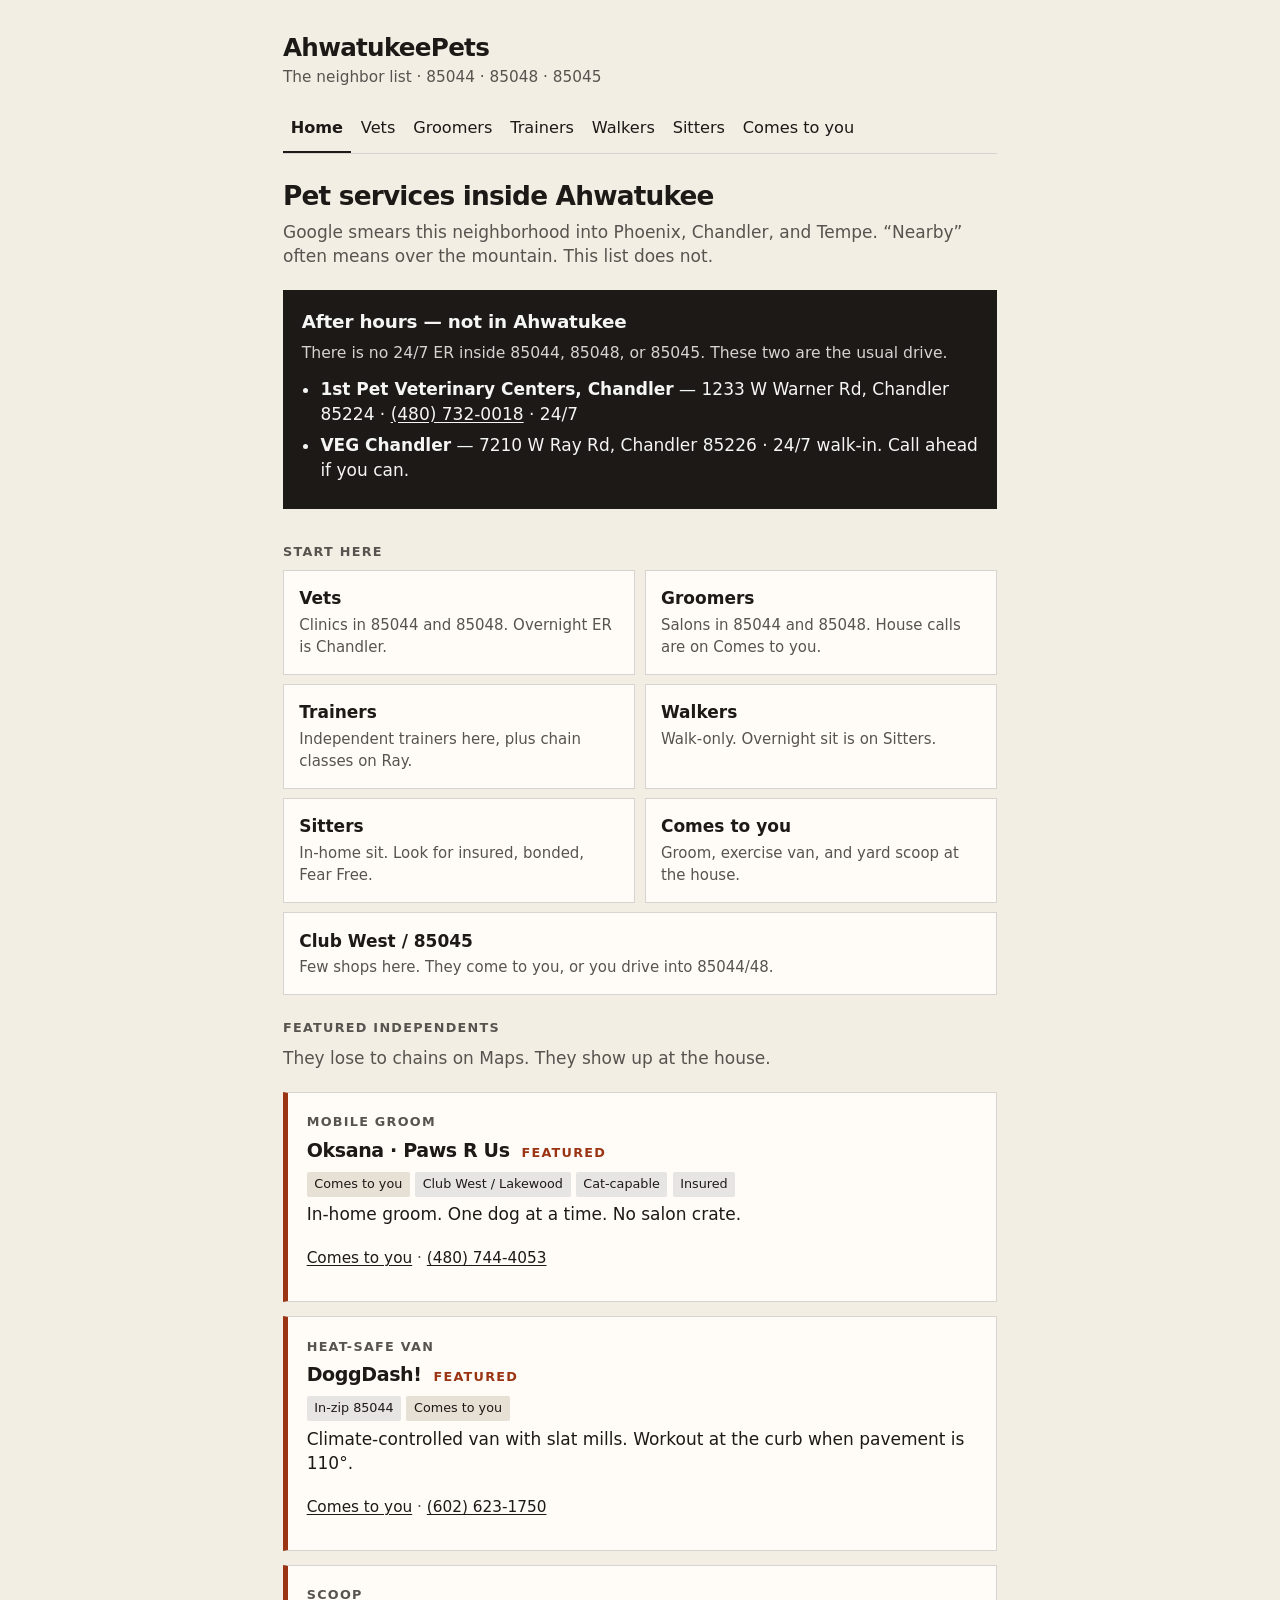
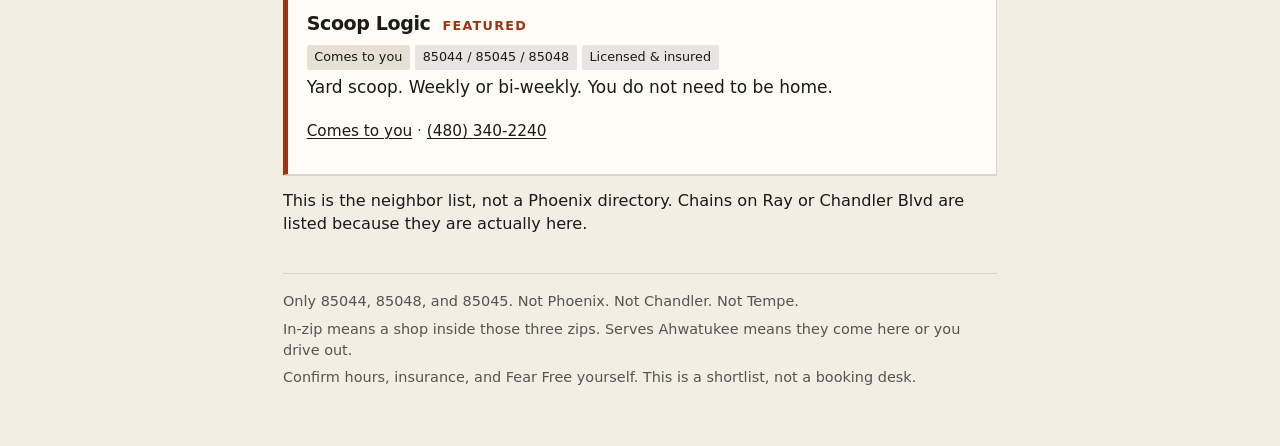
<file: index.html>
<!DOCTYPE html>
<html lang="en">
<head>
  <meta charset="utf-8">
  <meta name="viewport" content="width=device-width, initial-scale=1">
  <title>AhwatukeePets · the neighbor list</title>
  <meta name="description" content="Ahwatukee pet services in 85044, 85048, and 85045. The neighbor list, not another Phoenix directory.">
  <link rel="stylesheet" href="style.css">
</head>
<body>
  <div class="wrap">
    <header class="site">
      <a class="brand" href="index.html">
        <strong>AhwatukeePets</strong>
        <span>The neighbor list · 85044 · 85048 · 85045</span>
      </a>
            <nav class="svc" aria-label="Services">
      <a href="index.html" aria-current="page">Home</a>
      <a href="vets.html">Vets</a>
      <a href="groomers.html">Groomers</a>
      <a href="trainers.html">Trainers</a>
      <a href="walkers.html">Walkers</a>
      <a href="sitters.html">Sitters</a>
      <a href="comes-to-you.html">Comes to you</a>
      </nav>
    </header>

    <h1>Pet services inside Ahwatukee</h1>
    <p class="lede">Google smears this neighborhood into Phoenix, Chandler, and Tempe. “Nearby” often means over the mountain. This list does not.</p>

    <aside class="strip" aria-label="After hours">
      <h2>After hours — not in Ahwatukee</h2>
      <p>There is no 24/7 ER inside 85044, 85048, or 85045. These two are the usual drive.</p>
      <ul>
        <li><strong>1st Pet Veterinary Centers, Chandler</strong> — 1233 W Warner Rd, Chandler 85224 · <a href="tel:+14807320018">(480) 732-0018</a> · 24/7</li>
        <li><strong>VEG Chandler</strong> — 7210 W Ray Rd, Chandler 85226 · 24/7 walk-in. Call ahead if you can.</li>
      </ul>
    </aside>


    <p class="kicker">Start here</p>
    <div class="grid-links">
      <a href="vets.html">Vets<span>Clinics in 85044 and 85048. Overnight ER is Chandler.</span></a>
      <a href="groomers.html">Groomers<span>Salons in 85044 and 85048. House calls are on Comes to you.</span></a>
      <a href="trainers.html">Trainers<span>Independent trainers here, plus chain classes on Ray.</span></a>
      <a href="walkers.html">Walkers<span>Walk-only. Overnight sit is on Sitters.</span></a>
      <a href="sitters.html">Sitters<span>In-home sit. Look for insured, bonded, Fear Free.</span></a>
      <a href="comes-to-you.html">Comes to you<span>Groom, exercise van, and yard scoop at the house.</span></a>
      <a href="comes-to-you.html">Club West / 85045<span>Few shops here. They come to you, or you drive into 85044/48.</span></a>
    </div>

    <p class="kicker">Featured independents</p>
    <p class="lede">They lose to chains on Maps. They show up at the house.</p>
    <div class="cards">
        <article class="card featured-card">
          <p class="job">Mobile groom</p>
          <div class="card-top">
            <h2>Oksana · Paws R Us</h2> <span class="badge">Featured</span>
          </div>
          <p class="tags"><span class="tag serve">Comes to you</span><span class="tag">Club West / Lakewood</span><span class="tag">Cat-capable</span><span class="tag">Insured</span></p>
          <p class="blurb">In-home groom. One dog at a time. No salon crate.</p>
          <p class="meta"><a href="comes-to-you.html">Comes to you</a> · <a href="tel:+14807444053">(480) 744-4053</a></p>
        </article>

        <article class="card featured-card">
          <p class="job">Heat-safe van</p>
          <div class="card-top">
            <h2>DoggDash!</h2> <span class="badge">Featured</span>
          </div>
          <p class="tags"><span class="tag">In-zip 85044</span><span class="tag serve">Comes to you</span></p>
          <p class="blurb">Climate-controlled van with slat mills. Workout at the curb when pavement is 110°.</p>
          <p class="meta"><a href="comes-to-you.html">Comes to you</a> · <a href="tel:+16026231750">(602) 623-1750</a></p>
        </article>

        <article class="card featured-card">
          <p class="job">Scoop</p>
          <div class="card-top">
            <h2>Scoop Logic</h2> <span class="badge">Featured</span>
          </div>
          <p class="tags"><span class="tag serve">Comes to you</span><span class="tag">85044 / 85045 / 85048</span><span class="tag">Licensed &amp; insured</span></p>
          <p class="blurb">Yard scoop. Weekly or bi-weekly. You do not need to be home.</p>
          <p class="meta"><a href="comes-to-you.html">Comes to you</a> · <a href="tel:+14803402240">(480) 340-2240</a></p>
        </article>

    </div>

    <p class="note">This is the neighbor list, not a Phoenix directory. Chains on Ray or Chandler Blvd are listed because they are actually here.</p>
    <footer class="site">
      <p>Only 85044, 85048, and 85045. Not Phoenix. Not Chandler. Not Tempe.</p>
      <p>In-zip means a shop inside those three zips. Serves Ahwatukee means they come here or you drive out.</p>
      <p>Confirm hours, insurance, and Fear Free yourself. This is a shortlist, not a booking desk.</p>
    </footer>
  </div>
</body>
</html>
</file>
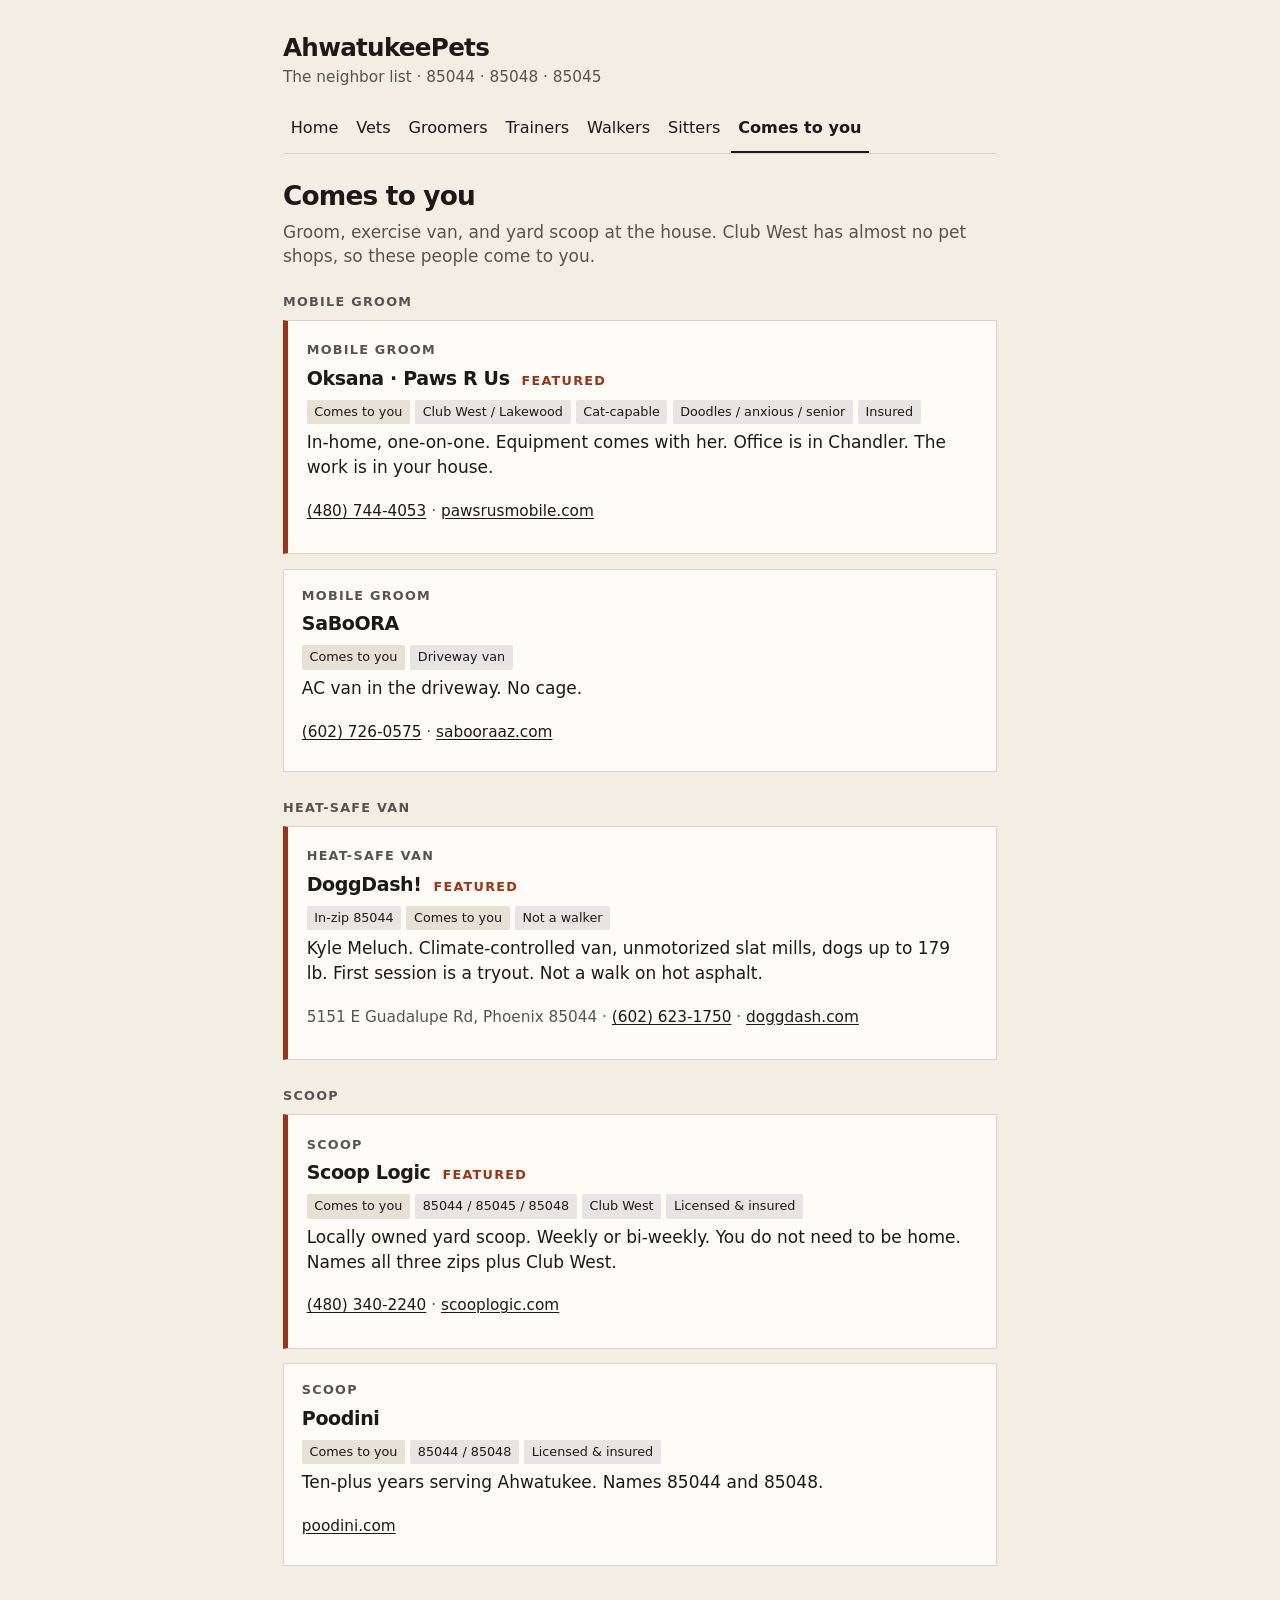
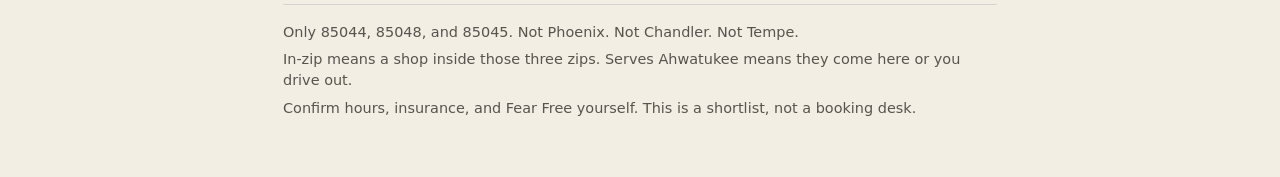
<file: comes-to-you.html>
<!DOCTYPE html>
<html lang="en">
<head>
  <meta charset="utf-8">
  <meta name="viewport" content="width=device-width, initial-scale=1">
  <title>Comes to you · AhwatukeePets</title>
  <meta name="description" content="Ahwatukee pet services in 85044, 85048, and 85045. The neighbor list, not another Phoenix directory.">
  <link rel="stylesheet" href="style.css">
</head>
<body>
  <div class="wrap">
    <header class="site">
      <a class="brand" href="index.html">
        <strong>AhwatukeePets</strong>
        <span>The neighbor list · 85044 · 85048 · 85045</span>
      </a>
            <nav class="svc" aria-label="Services">
      <a href="index.html">Home</a>
      <a href="vets.html">Vets</a>
      <a href="groomers.html">Groomers</a>
      <a href="trainers.html">Trainers</a>
      <a href="walkers.html">Walkers</a>
      <a href="sitters.html">Sitters</a>
      <a href="comes-to-you.html" aria-current="page">Comes to you</a>
      </nav>
    </header>

    <h1>Comes to you</h1>
    <p class="lede">Groom, exercise van, and yard scoop at the house. Club West has almost no pet shops, so these people come to you.</p>

    <section class="trade" aria-labelledby="groom">
      <p class="kicker" id="groom">Mobile groom</p>
      <div class="cards">
        <article class="card featured-card">
          <p class="job">Mobile groom</p>
          <div class="card-top">
            <h2>Oksana · Paws R Us</h2> <span class="badge">Featured</span>
          </div>
          <p class="tags"><span class="tag serve">Comes to you</span><span class="tag">Club West / Lakewood</span><span class="tag">Cat-capable</span><span class="tag">Doodles / anxious / senior</span><span class="tag">Insured</span></p>
          <p class="blurb">In-home, one-on-one. Equipment comes with her. Office is in Chandler. The work is in your house.</p>
          <p class="meta"><a href="tel:+14807444053">(480) 744-4053</a> · <a href="https://www.pawsrusmobile.com/ahwatukee">pawsrusmobile.com</a></p>
        </article>
        <article class="card">
          <p class="job">Mobile groom</p>
          <div class="card-top">
            <h2>SaBoORA</h2>
          </div>
          <p class="tags"><span class="tag serve">Comes to you</span><span class="tag">Driveway van</span></p>
          <p class="blurb">AC van in the driveway. No cage.</p>
          <p class="meta"><a href="tel:+16027260575">(602) 726-0575</a> · <a href="https://sabooraaz.com/ahwatukee/">sabooraaz.com</a></p>
        </article>
      </div>
    </section>

    <section class="trade" aria-labelledby="van">
      <p class="kicker" id="van">Heat-safe van</p>
      <div class="cards">
        <article class="card featured-card">
          <p class="job">Heat-safe van</p>
          <div class="card-top">
            <h2>DoggDash!</h2> <span class="badge">Featured</span>
          </div>
          <p class="tags"><span class="tag">In-zip 85044</span><span class="tag serve">Comes to you</span><span class="tag">Not a walker</span></p>
          <p class="blurb">Kyle Meluch. Climate-controlled van, unmotorized slat mills, dogs up to 179 lb. First session is a tryout. Not a walk on hot asphalt.</p>
          <p class="meta">5151 E Guadalupe Rd, Phoenix 85044 · <a href="tel:+16026231750">(602) 623-1750</a> · <a href="https://www.doggdash.com/">doggdash.com</a></p>
        </article>
      </div>
    </section>

    <section class="trade" aria-labelledby="scoop">
      <p class="kicker" id="scoop">Scoop</p>
      <div class="cards">
        <article class="card featured-card">
          <p class="job">Scoop</p>
          <div class="card-top">
            <h2>Scoop Logic</h2> <span class="badge">Featured</span>
          </div>
          <p class="tags"><span class="tag serve">Comes to you</span><span class="tag">85044 / 85045 / 85048</span><span class="tag">Club West</span><span class="tag">Licensed &amp; insured</span></p>
          <p class="blurb">Locally owned yard scoop. Weekly or bi-weekly. You do not need to be home. Names all three zips plus Club West.</p>
          <p class="meta"><a href="tel:+14803402240">(480) 340-2240</a> · <a href="https://scooplogic.com/ahwatukee/">scooplogic.com</a></p>
        </article>
        <article class="card">
          <p class="job">Scoop</p>
          <div class="card-top">
            <h2>Poodini</h2>
          </div>
          <p class="tags"><span class="tag serve">Comes to you</span><span class="tag">85044 / 85048</span><span class="tag">Licensed &amp; insured</span></p>
          <p class="blurb">Ten-plus years serving Ahwatukee. Names 85044 and 85048.</p>
          <p class="meta"><a href="https://www.poodini.com/dog-poop-removal-ahwatukee">poodini.com</a></p>
        </article>
      </div>
    </section>

    <footer class="site">
      <p>Only 85044, 85048, and 85045. Not Phoenix. Not Chandler. Not Tempe.</p>
      <p>In-zip means a shop inside those three zips. Serves Ahwatukee means they come here or you drive out.</p>
      <p>Confirm hours, insurance, and Fear Free yourself. This is a shortlist, not a booking desk.</p>
    </footer>
  </div>
</body>
</html>
</file>
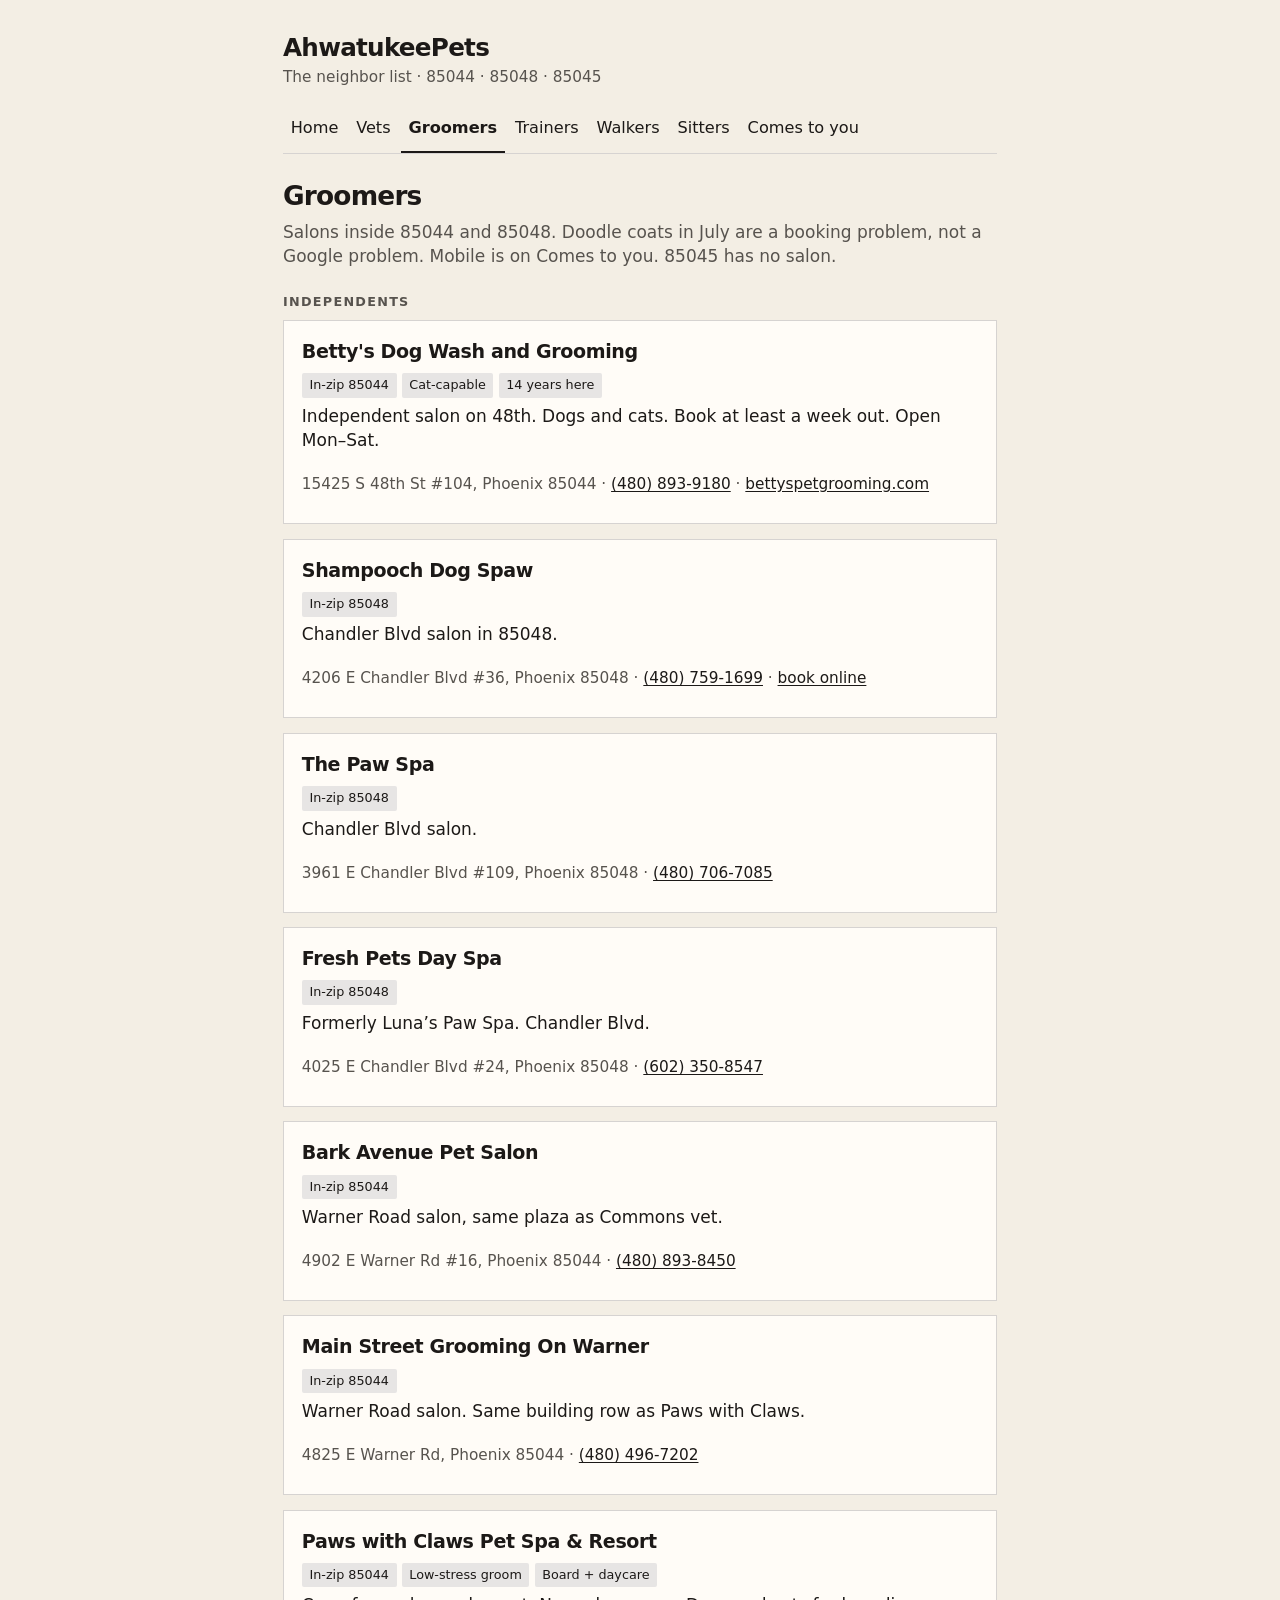
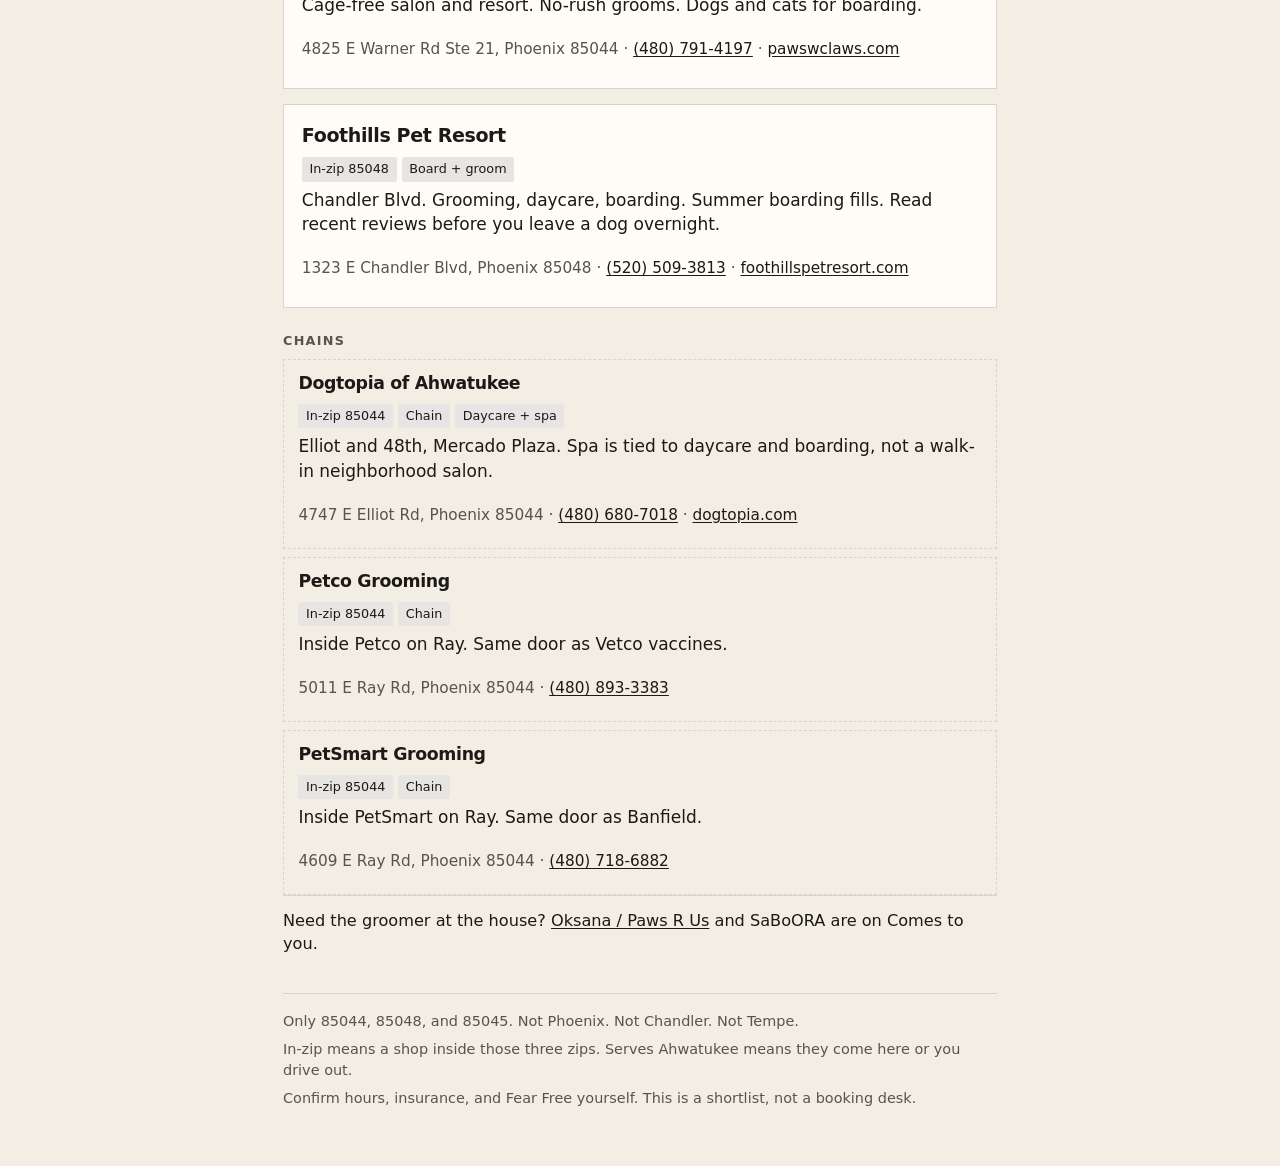
<file: groomers.html>
<!DOCTYPE html>
<html lang="en">
<head>
  <meta charset="utf-8">
  <meta name="viewport" content="width=device-width, initial-scale=1">
  <title>Groomers · AhwatukeePets</title>
  <meta name="description" content="Ahwatukee pet services in 85044, 85048, and 85045. The neighbor list, not another Phoenix directory.">
  <link rel="stylesheet" href="style.css">
</head>
<body>
  <div class="wrap">
    <header class="site">
      <a class="brand" href="index.html">
        <strong>AhwatukeePets</strong>
        <span>The neighbor list · 85044 · 85048 · 85045</span>
      </a>
      <nav class="svc" aria-label="Services">
      <a href="index.html">Home</a>
      <a href="vets.html">Vets</a>
      <a href="groomers.html" aria-current="page">Groomers</a>
      <a href="trainers.html">Trainers</a>
      <a href="walkers.html">Walkers</a>
      <a href="sitters.html">Sitters</a>
      <a href="comes-to-you.html">Comes to you</a>
      </nav>
    </header>

    <h1>Groomers</h1>
    <p class="lede">Salons inside 85044 and 85048. Doodle coats in July are a booking problem, not a Google problem. Mobile is on Comes to you. 85045 has no salon.</p>
    <p class="kicker">Independents</p>
    <div class="cards">
        <article class="card">
          <div class="card-top">
            <h3>Betty's Dog Wash and Grooming</h3>
          </div>
          <p class="tags"><span class="tag">In-zip 85044</span><span class="tag">Cat-capable</span><span class="tag">14 years here</span></p>
          <p class="blurb">Independent salon on 48th. Dogs and cats. Book at least a week out. Open Mon–Sat.</p>
          <p class="meta">15425 S 48th St #104, Phoenix 85044 · <a href="tel:+14808939180">(480) 893-9180</a> · <a href="https://bettyspetgrooming.com/">bettyspetgrooming.com</a></p>
        </article>

        <article class="card">
          <div class="card-top">
            <h3>Shampooch Dog Spaw</h3>
          </div>
          <p class="tags"><span class="tag">In-zip 85048</span></p>
          <p class="blurb">Chandler Blvd salon in 85048.</p>
          <p class="meta">4206 E Chandler Blvd #36, Phoenix 85048 · <a href="tel:+14807591699">(480) 759-1699</a> · <a href="https://shampoochdogspaw.myonlineappointment.com/">book online</a></p>
        </article>

        <article class="card">
          <div class="card-top">
            <h3>The Paw Spa</h3>
          </div>
          <p class="tags"><span class="tag">In-zip 85048</span></p>
          <p class="blurb">Chandler Blvd salon.</p>
          <p class="meta">3961 E Chandler Blvd #109, Phoenix 85048 · <a href="tel:+14807067085">(480) 706-7085</a></p>
        </article>

        <article class="card">
          <div class="card-top">
            <h3>Fresh Pets Day Spa</h3>
          </div>
          <p class="tags"><span class="tag">In-zip 85048</span></p>
          <p class="blurb">Formerly Luna’s Paw Spa. Chandler Blvd.</p>
          <p class="meta">4025 E Chandler Blvd #24, Phoenix 85048 · <a href="tel:+16023508547">(602) 350-8547</a></p>
        </article>

        <article class="card">
          <div class="card-top">
            <h3>Bark Avenue Pet Salon</h3>
          </div>
          <p class="tags"><span class="tag">In-zip 85044</span></p>
          <p class="blurb">Warner Road salon, same plaza as Commons vet.</p>
          <p class="meta">4902 E Warner Rd #16, Phoenix 85044 · <a href="tel:+14808938450">(480) 893-8450</a></p>
        </article>

        <article class="card">
          <div class="card-top">
            <h3>Main Street Grooming On Warner</h3>
          </div>
          <p class="tags"><span class="tag">In-zip 85044</span></p>
          <p class="blurb">Warner Road salon. Same building row as Paws with Claws.</p>
          <p class="meta">4825 E Warner Rd, Phoenix 85044 · <a href="tel:+14804967202">(480) 496-7202</a></p>
        </article>

        <article class="card">
          <div class="card-top">
            <h3>Paws with Claws Pet Spa &amp; Resort</h3>
          </div>
          <p class="tags"><span class="tag">In-zip 85044</span><span class="tag">Low-stress groom</span><span class="tag">Board + daycare</span></p>
          <p class="blurb">Cage-free salon and resort. No-rush grooms. Dogs and cats for boarding.</p>
          <p class="meta">4825 E Warner Rd Ste 21, Phoenix 85044 · <a href="tel:+14807914197">(480) 791-4197</a> · <a href="https://pawswclaws.com/">pawswclaws.com</a></p>
        </article>

        <article class="card">
          <div class="card-top">
            <h3>Foothills Pet Resort</h3>
          </div>
          <p class="tags"><span class="tag">In-zip 85048</span><span class="tag">Board + groom</span></p>
          <p class="blurb">Chandler Blvd. Grooming, daycare, boarding. Summer boarding fills. Read recent reviews before you leave a dog overnight.</p>
          <p class="meta">1323 E Chandler Blvd, Phoenix 85048 · <a href="tel:+15205093813">(520) 509-3813</a> · <a href="https://foothillspetresort.com/contact-us/">foothillspetresort.com</a></p>
        </article>

    </div>
    <p class="kicker">Chains</p>
    <div class="cards">
        <article class="card">
          <div class="card-top">
            <h3>Dogtopia of Ahwatukee</h3>
          </div>
          <p class="tags"><span class="tag">In-zip 85044</span><span class="tag">Chain</span><span class="tag">Daycare + spa</span></p>
          <p class="blurb">Elliot and 48th, Mercado Plaza. Spa is tied to daycare and boarding, not a walk-in neighborhood salon.</p>
          <p class="meta">4747 E Elliot Rd, Phoenix 85044 · <a href="tel:+14806807018">(480) 680-7018</a> · <a href="https://www.dogtopia.com/ahwatukee-elliotrd/">dogtopia.com</a></p>
        </article>

        <article class="card">
          <div class="card-top">
            <h3>Petco Grooming</h3>
          </div>
          <p class="tags"><span class="tag">In-zip 85044</span><span class="tag">Chain</span></p>
          <p class="blurb">Inside Petco on Ray. Same door as Vetco vaccines.</p>
          <p class="meta">5011 E Ray Rd, Phoenix 85044 · <a href="tel:+14808933383">(480) 893-3383</a></p>
        </article>

        <article class="card">
          <div class="card-top">
            <h3>PetSmart Grooming</h3>
          </div>
          <p class="tags"><span class="tag">In-zip 85044</span><span class="tag">Chain</span></p>
          <p class="blurb">Inside PetSmart on Ray. Same door as Banfield.</p>
          <p class="meta">4609 E Ray Rd, Phoenix 85044 · <a href="tel:+14807186882">(480) 718-6882</a></p>
        </article>

    </div>
    <p class="note">Need the groomer at the house? <a href="comes-to-you.html">Oksana / Paws R Us</a> and SaBoORA are on Comes to you.</p>

    <footer class="site">
      <p>Only 85044, 85048, and 85045. Not Phoenix. Not Chandler. Not Tempe.</p>
      <p>In-zip means a shop inside those three zips. Serves Ahwatukee means they come here or you drive out.</p>
      <p>Confirm hours, insurance, and Fear Free yourself. This is a shortlist, not a booking desk.</p>
    </footer>
  </div>
</body>
</html>
</file>
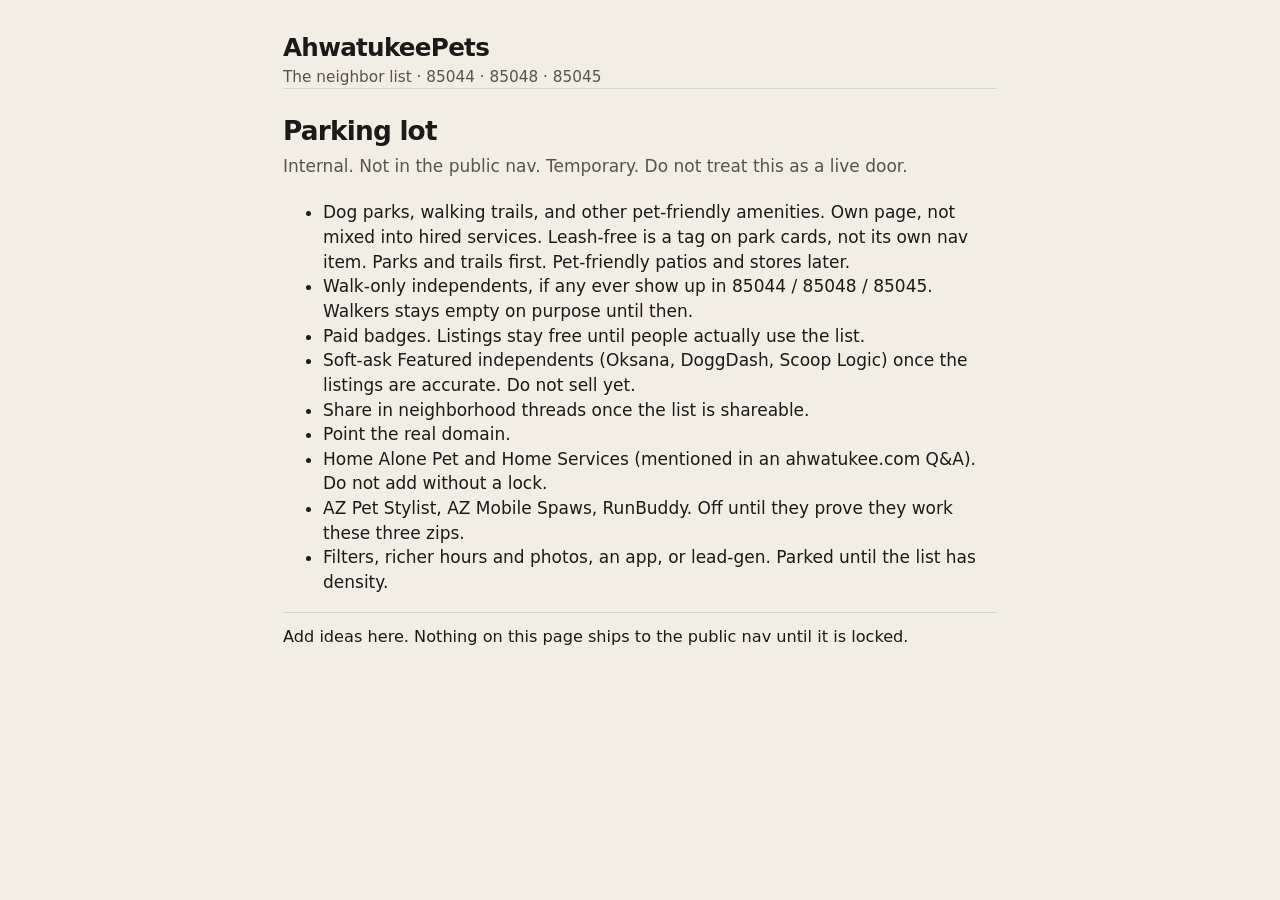
<file: parking-lot.html>
<!DOCTYPE html>
<html lang="en">
<head>
  <meta charset="utf-8">
  <meta name="viewport" content="width=device-width, initial-scale=1">
  <title>Parking lot · AhwatukeePets</title>
  <meta name="robots" content="noindex, nofollow">
  <meta name="description" content="Internal idea parking lot. Not a public page.">
  <link rel="stylesheet" href="style.css">
</head>
<body>
  <div class="wrap">
    <header class="site">
      <a class="brand" href="index.html">
        <strong>AhwatukeePets</strong>
        <span>The neighbor list · 85044 · 85048 · 85045</span>
      </a>
    </header>

    <h1>Parking lot</h1>
    <p class="lede">Internal. Not in the public nav. Temporary. Do not treat this as a live door.</p>

    <ul>
      <li>Dog parks, walking trails, and other pet-friendly amenities. Own page, not mixed into hired services. Leash-free is a tag on park cards, not its own nav item. Parks and trails first. Pet-friendly patios and stores later.</li>
      <li>Walk-only independents, if any ever show up in 85044 / 85048 / 85045. Walkers stays empty on purpose until then.</li>
      <li>Paid badges. Listings stay free until people actually use the list.</li>
      <li>Soft-ask Featured independents (Oksana, DoggDash, Scoop Logic) once the listings are accurate. Do not sell yet.</li>
      <li>Share in neighborhood threads once the list is shareable.</li>
      <li>Point the real domain.</li>
      <li>Home Alone Pet and Home Services (mentioned in an ahwatukee.com Q&amp;A). Do not add without a lock.</li>
      <li>AZ Pet Stylist, AZ Mobile Spaws, RunBuddy. Off until they prove they work these three zips.</li>
      <li>Filters, richer hours and photos, an app, or lead-gen. Parked until the list has density.</li>
    </ul>

    <p class="note">Add ideas here. Nothing on this page ships to the public nav until it is locked.</p>
  </div>
</body>
</html>
</file>
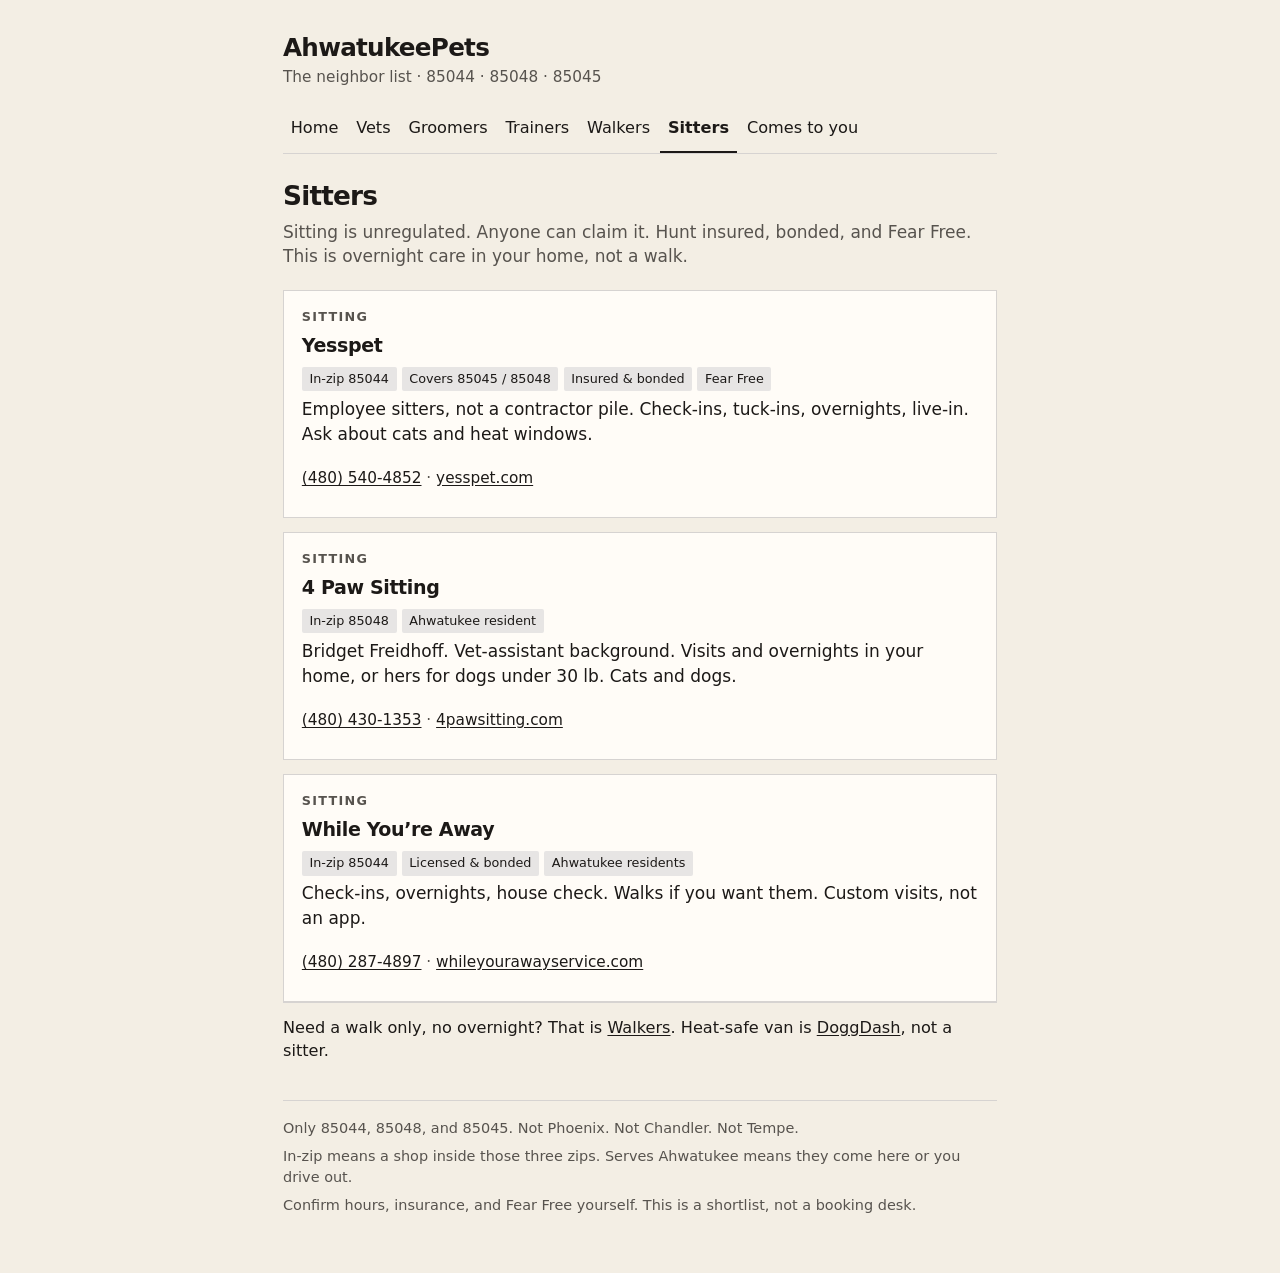
<file: sitters.html>
<!DOCTYPE html>
<html lang="en">
<head>
  <meta charset="utf-8">
  <meta name="viewport" content="width=device-width, initial-scale=1">
  <title>Sitters · AhwatukeePets</title>
  <meta name="description" content="Ahwatukee pet sitters in 85044, 85048, and 85045. Insured, bonded, Fear Free. The neighbor list.">
  <link rel="stylesheet" href="style.css">
</head>
<body>
  <div class="wrap">
    <header class="site">
      <a class="brand" href="index.html">
        <strong>AhwatukeePets</strong>
        <span>The neighbor list · 85044 · 85048 · 85045</span>
      </a>
      <nav class="svc" aria-label="Services">
      <a href="index.html">Home</a>
      <a href="vets.html">Vets</a>
      <a href="groomers.html">Groomers</a>
      <a href="trainers.html">Trainers</a>
      <a href="walkers.html">Walkers</a>
      <a href="sitters.html" aria-current="page">Sitters</a>
      <a href="comes-to-you.html">Comes to you</a>
      </nav>
    </header>

    <h1>Sitters</h1>
    <p class="lede">Sitting is unregulated. Anyone can claim it. Hunt insured, bonded, and Fear Free. This is overnight care in your home, not a walk.</p>
    <div class="cards">
        <article class="card">
          <p class="job">Sitting</p>
          <div class="card-top">
            <h2>Yesspet</h2>
          </div>
          <p class="tags"><span class="tag">In-zip 85044</span><span class="tag">Covers 85045 / 85048</span><span class="tag">Insured &amp; bonded</span><span class="tag">Fear Free</span></p>
          <p class="blurb">Employee sitters, not a contractor pile. Check-ins, tuck-ins, overnights, live-in. Ask about cats and heat windows.</p>
          <p class="meta"><a href="tel:+14805404852">(480) 540-4852</a> · <a href="https://yesspet.com/">yesspet.com</a></p>
        </article>
        <article class="card">
          <p class="job">Sitting</p>
          <div class="card-top">
            <h2>4 Paw Sitting</h2>
          </div>
          <p class="tags"><span class="tag">In-zip 85048</span><span class="tag">Ahwatukee resident</span></p>
          <p class="blurb">Bridget Freidhoff. Vet-assistant background. Visits and overnights in your home, or hers for dogs under 30 lb. Cats and dogs.</p>
          <p class="meta"><a href="tel:+14804301353">(480) 430-1353</a> · <a href="https://www.4pawsitting.com/">4pawsitting.com</a></p>
        </article>
        <article class="card">
          <p class="job">Sitting</p>
          <div class="card-top">
            <h2>While You’re Away</h2>
          </div>
          <p class="tags"><span class="tag">In-zip 85044</span><span class="tag">Licensed &amp; bonded</span><span class="tag">Ahwatukee residents</span></p>
          <p class="blurb">Check-ins, overnights, house check. Walks if you want them. Custom visits, not an app.</p>
          <p class="meta"><a href="tel:+14802874897">(480) 287-4897</a> · <a href="https://whileyourawayservice.com/">whileyourawayservice.com</a></p>
        </article>
    </div>
    <p class="note">Need a walk only, no overnight? That is <a href="walkers.html">Walkers</a>. Heat-safe van is <a href="comes-to-you.html">DoggDash</a>, not a sitter.</p>
    <footer class="site">
      <p>Only 85044, 85048, and 85045. Not Phoenix. Not Chandler. Not Tempe.</p>
      <p>In-zip means a shop inside those three zips. Serves Ahwatukee means they come here or you drive out.</p>
      <p>Confirm hours, insurance, and Fear Free yourself. This is a shortlist, not a booking desk.</p>
    </footer>
  </div>
</body>
</html>
</file>
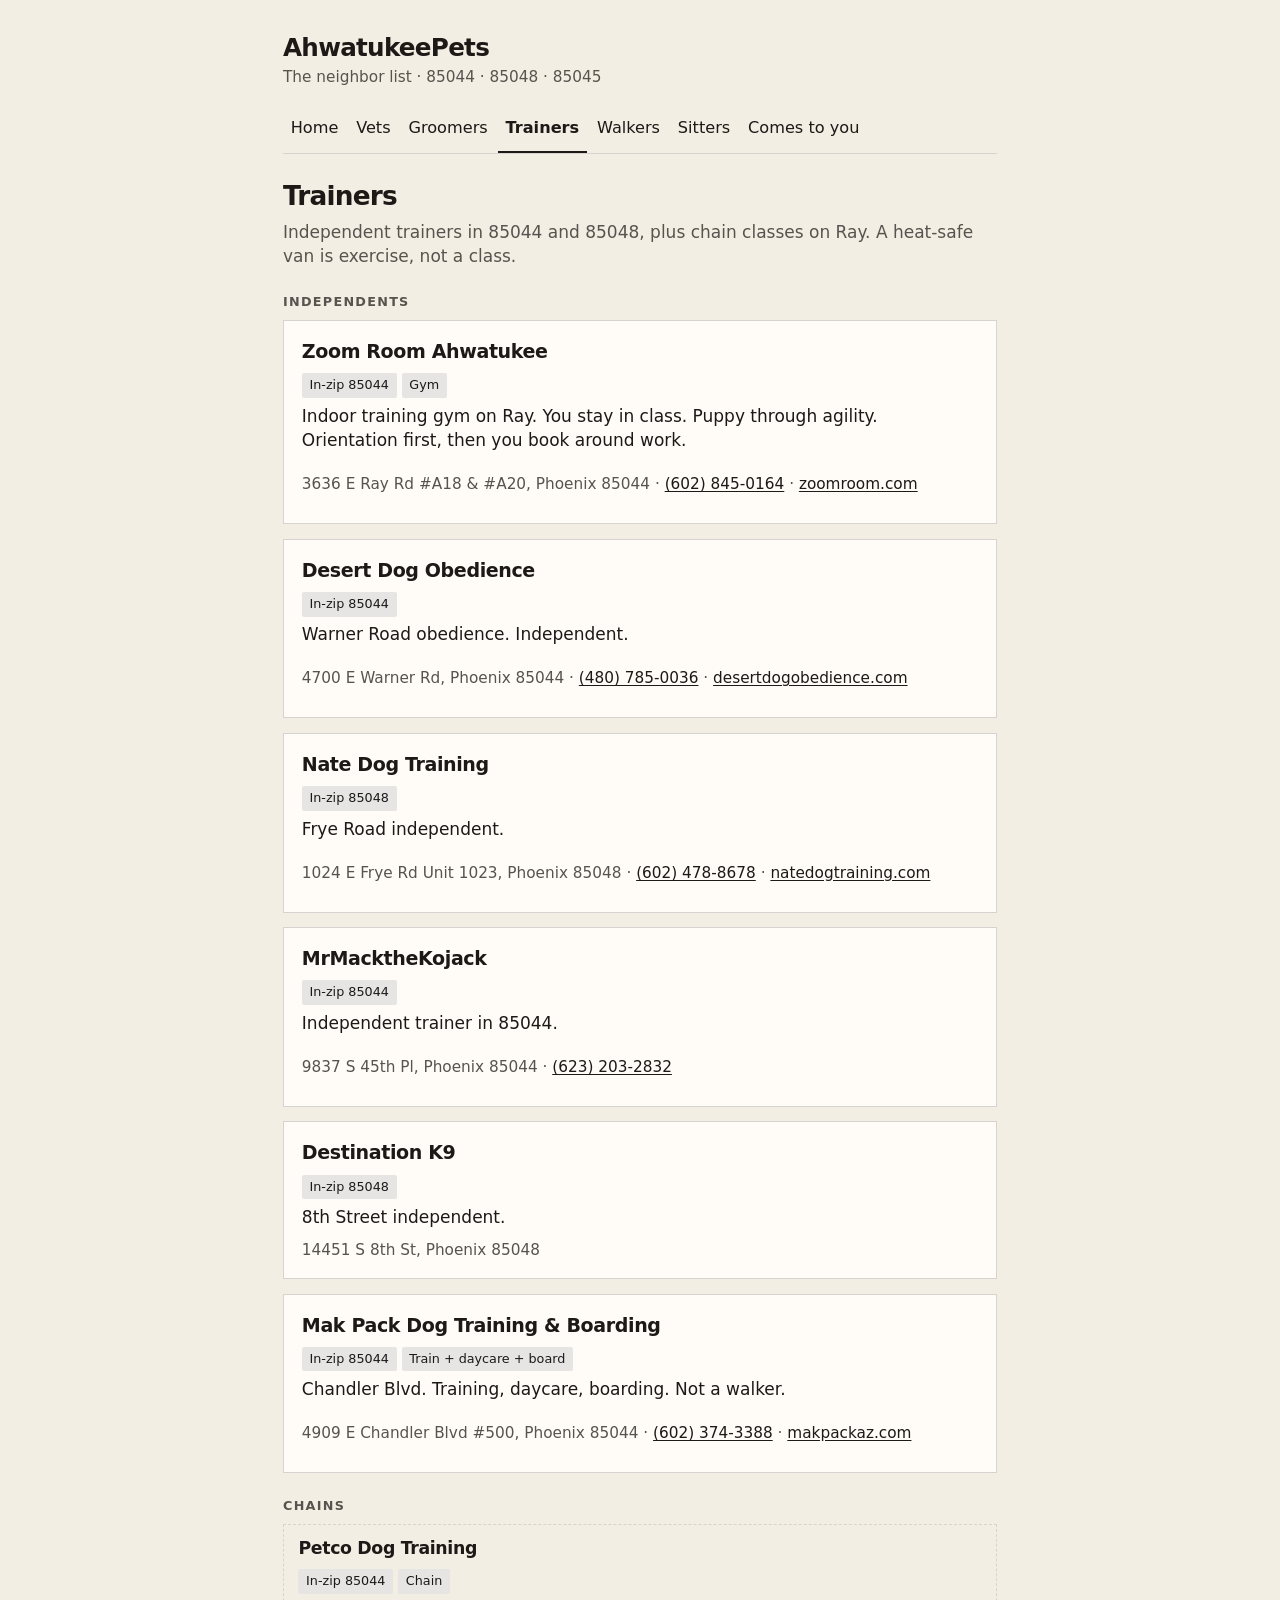
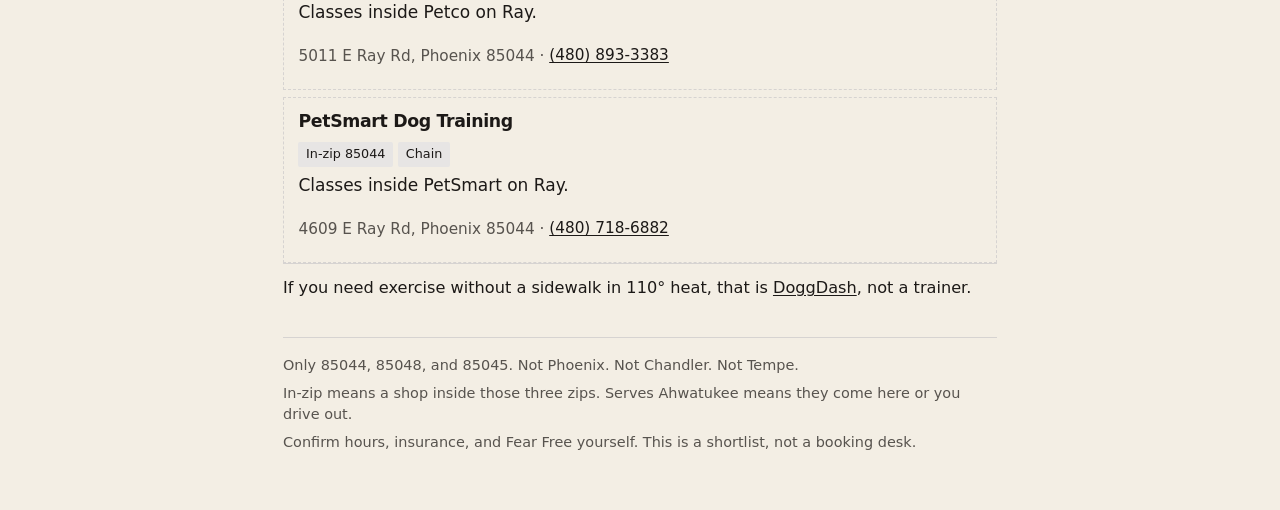
<file: trainers.html>
<!DOCTYPE html>
<html lang="en">
<head>
  <meta charset="utf-8">
  <meta name="viewport" content="width=device-width, initial-scale=1">
  <title>Trainers · AhwatukeePets</title>
  <meta name="description" content="Ahwatukee pet services in 85044, 85048, and 85045. The neighbor list, not another Phoenix directory.">
  <link rel="stylesheet" href="style.css">
</head>
<body>
  <div class="wrap">
    <header class="site">
      <a class="brand" href="index.html">
        <strong>AhwatukeePets</strong>
        <span>The neighbor list · 85044 · 85048 · 85045</span>
      </a>
      <nav class="svc" aria-label="Services">
      <a href="index.html">Home</a>
      <a href="vets.html">Vets</a>
      <a href="groomers.html">Groomers</a>
      <a href="trainers.html" aria-current="page">Trainers</a>
      <a href="walkers.html">Walkers</a>
      <a href="sitters.html">Sitters</a>
      <a href="comes-to-you.html">Comes to you</a>
      </nav>
    </header>

    <h1>Trainers</h1>
    <p class="lede">Independent trainers in 85044 and 85048, plus chain classes on Ray. A heat-safe van is exercise, not a class.</p>
    <p class="kicker">Independents</p>
    <div class="cards">
        <article class="card">
          <div class="card-top">
            <h3>Zoom Room Ahwatukee</h3>
          </div>
          <p class="tags"><span class="tag">In-zip 85044</span><span class="tag">Gym</span></p>
          <p class="blurb">Indoor training gym on Ray. You stay in class. Puppy through agility. Orientation first, then you book around work.</p>
          <p class="meta">3636 E Ray Rd #A18 &amp; #A20, Phoenix 85044 · <a href="tel:+16028450164">(602) 845-0164</a> · <a href="https://www.zoomroom.com/location/ahwatukee">zoomroom.com</a></p>
        </article>

        <article class="card">
          <div class="card-top">
            <h3>Desert Dog Obedience</h3>
          </div>
          <p class="tags"><span class="tag">In-zip 85044</span></p>
          <p class="blurb">Warner Road obedience. Independent.</p>
          <p class="meta">4700 E Warner Rd, Phoenix 85044 · <a href="tel:+14807850036">(480) 785-0036</a> · <a href="https://desertdogobedience.com/">desertdogobedience.com</a></p>
        </article>

        <article class="card">
          <div class="card-top">
            <h3>Nate Dog Training</h3>
          </div>
          <p class="tags"><span class="tag">In-zip 85048</span></p>
          <p class="blurb">Frye Road independent.</p>
          <p class="meta">1024 E Frye Rd Unit 1023, Phoenix 85048 · <a href="tel:+16024788678">(602) 478-8678</a> · <a href="http://www.natedogtraining.com/">natedogtraining.com</a></p>
        </article>

        <article class="card">
          <div class="card-top">
            <h3>MrMacktheKojack</h3>
          </div>
          <p class="tags"><span class="tag">In-zip 85044</span></p>
          <p class="blurb">Independent trainer in 85044.</p>
          <p class="meta">9837 S 45th Pl, Phoenix 85044 · <a href="tel:+16232032832">(623) 203-2832</a></p>
        </article>

        <article class="card">
          <div class="card-top">
            <h3>Destination K9</h3>
          </div>
          <p class="tags"><span class="tag">In-zip 85048</span></p>
          <p class="blurb">8th Street independent.</p>
          <p class="meta">14451 S 8th St, Phoenix 85048</p>
        </article>

        <article class="card">
          <div class="card-top">
            <h3>Mak Pack Dog Training &amp; Boarding</h3>
          </div>
          <p class="tags"><span class="tag">In-zip 85044</span><span class="tag">Train + daycare + board</span></p>
          <p class="blurb">Chandler Blvd. Training, daycare, boarding. Not a walker.</p>
          <p class="meta">4909 E Chandler Blvd #500, Phoenix 85044 · <a href="tel:+16023743388">(602) 374-3388</a> · <a href="http://www.makpackaz.com/">makpackaz.com</a></p>
        </article>

    </div>
    <p class="kicker">Chains</p>
    <div class="cards">
        <article class="card">
          <div class="card-top">
            <h3>Petco Dog Training</h3>
          </div>
          <p class="tags"><span class="tag">In-zip 85044</span><span class="tag">Chain</span></p>
          <p class="blurb">Classes inside Petco on Ray.</p>
          <p class="meta">5011 E Ray Rd, Phoenix 85044 · <a href="tel:+14808933383">(480) 893-3383</a></p>
        </article>

        <article class="card">
          <div class="card-top">
            <h3>PetSmart Dog Training</h3>
          </div>
          <p class="tags"><span class="tag">In-zip 85044</span><span class="tag">Chain</span></p>
          <p class="blurb">Classes inside PetSmart on Ray.</p>
          <p class="meta">4609 E Ray Rd, Phoenix 85044 · <a href="tel:+14807186882">(480) 718-6882</a></p>
        </article>

    </div>
    <p class="note">If you need exercise without a sidewalk in 110° heat, that is <a href="comes-to-you.html">DoggDash</a>, not a trainer.</p>

    <footer class="site">
      <p>Only 85044, 85048, and 85045. Not Phoenix. Not Chandler. Not Tempe.</p>
      <p>In-zip means a shop inside those three zips. Serves Ahwatukee means they come here or you drive out.</p>
      <p>Confirm hours, insurance, and Fear Free yourself. This is a shortlist, not a booking desk.</p>
    </footer>
  </div>
</body>
</html>
</file>
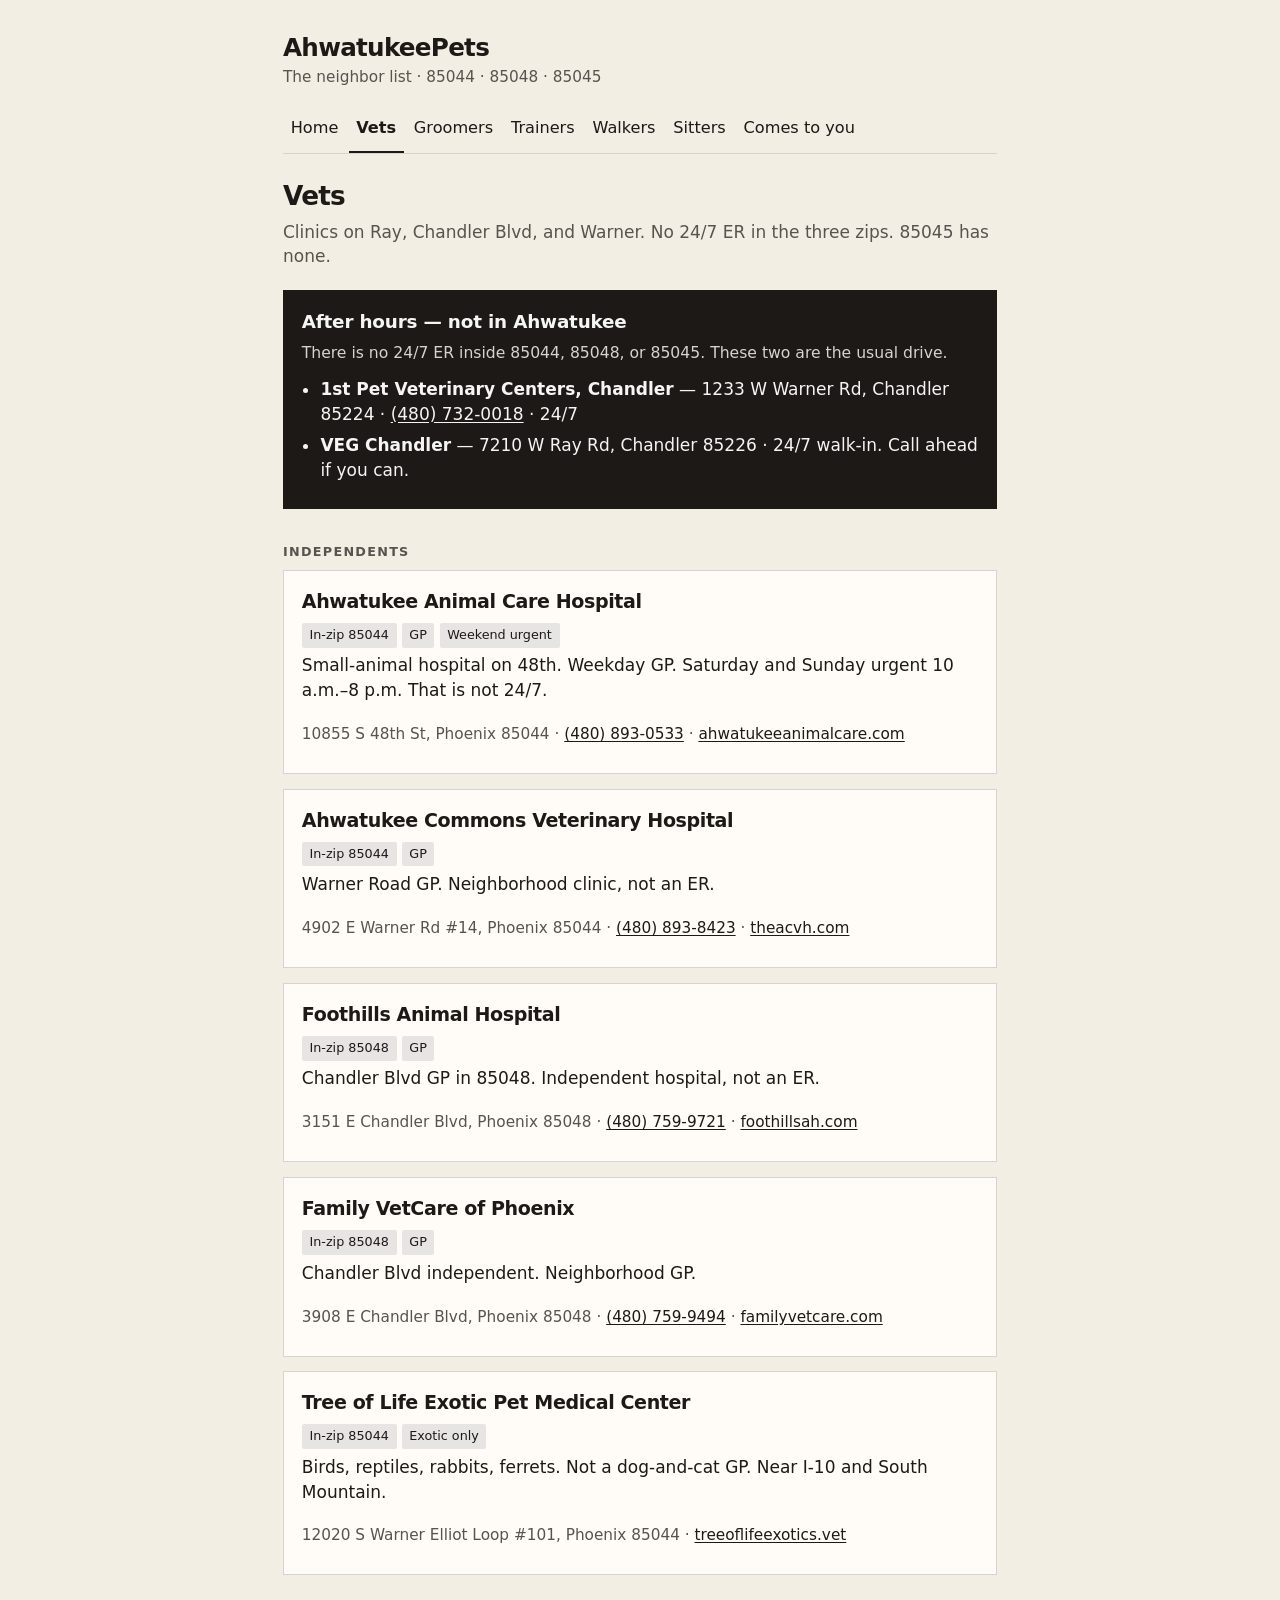
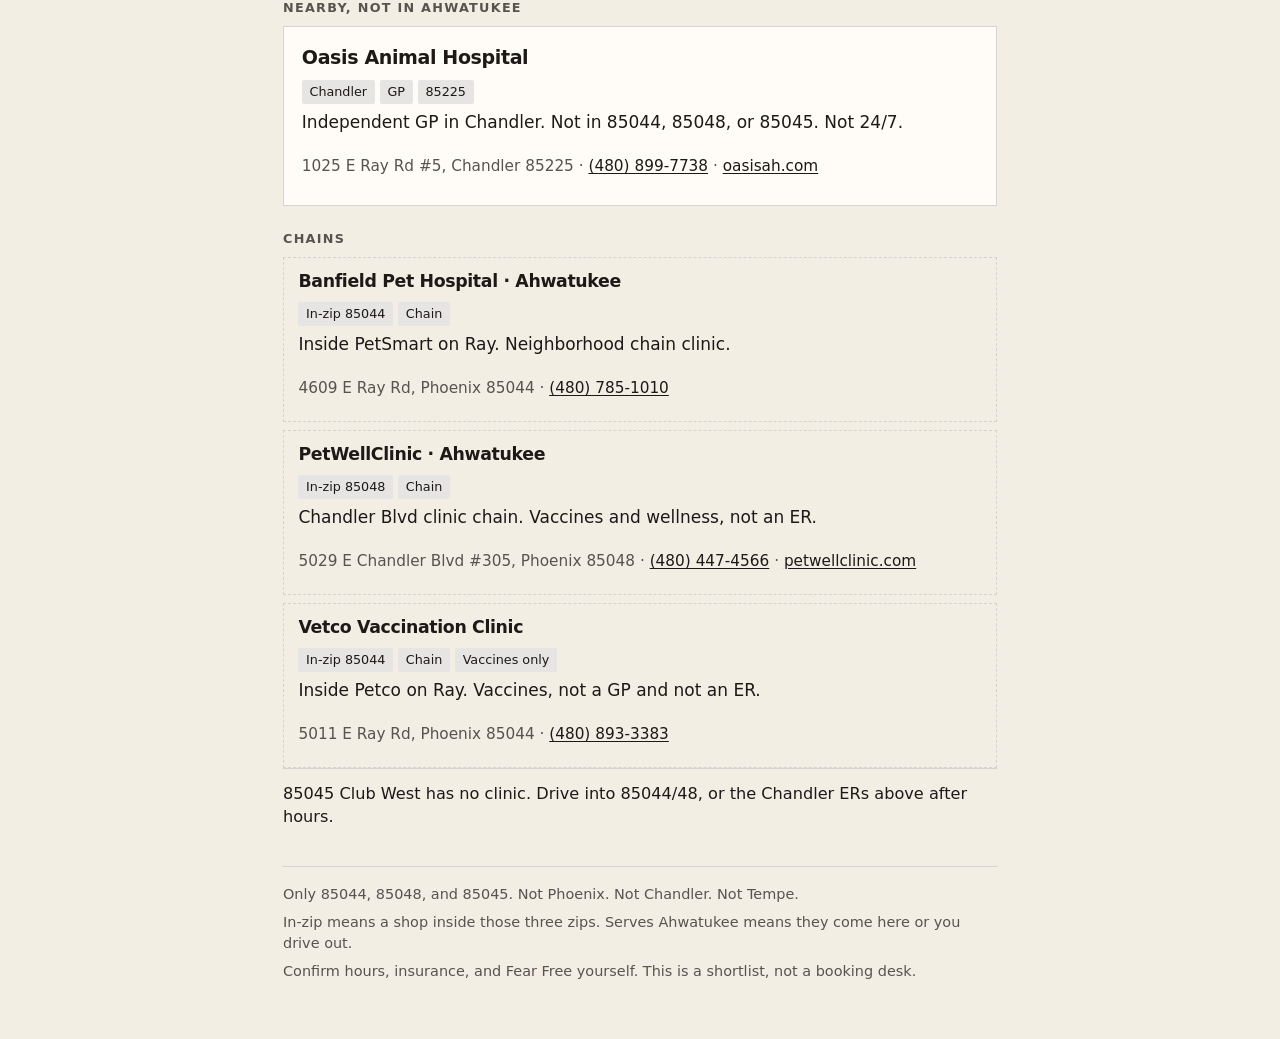
<file: vets.html>
<!DOCTYPE html>
<html lang="en">
<head>
  <meta charset="utf-8">
  <meta name="viewport" content="width=device-width, initial-scale=1">
  <title>Vets · AhwatukeePets</title>
  <meta name="description" content="Ahwatukee pet services in 85044, 85048, and 85045. The neighbor list, not another Phoenix directory.">
  <link rel="stylesheet" href="style.css">
</head>
<body>
  <div class="wrap">
    <header class="site">
      <a class="brand" href="index.html">
        <strong>AhwatukeePets</strong>
        <span>The neighbor list · 85044 · 85048 · 85045</span>
      </a>
      <nav class="svc" aria-label="Services">
      <a href="index.html">Home</a>
      <a href="vets.html" aria-current="page">Vets</a>
      <a href="groomers.html">Groomers</a>
      <a href="trainers.html">Trainers</a>
      <a href="walkers.html">Walkers</a>
      <a href="sitters.html">Sitters</a>
      <a href="comes-to-you.html">Comes to you</a>
      </nav>
    </header>

    <h1>Vets</h1>
    <p class="lede">Clinics on Ray, Chandler Blvd, and Warner. No 24/7 ER in the three zips. 85045 has none.</p>
    <aside class="strip" aria-label="After hours">
      <h2>After hours — not in Ahwatukee</h2>
      <p>There is no 24/7 ER inside 85044, 85048, or 85045. These two are the usual drive.</p>
      <ul>
        <li><strong>1st Pet Veterinary Centers, Chandler</strong> — 1233 W Warner Rd, Chandler 85224 · <a href="tel:+14807320018">(480) 732-0018</a> · 24/7</li>
        <li><strong>VEG Chandler</strong> — 7210 W Ray Rd, Chandler 85226 · 24/7 walk-in. Call ahead if you can.</li>
      </ul>
    </aside>

    <p class="kicker">Independents</p>
    <div class="cards">
        <article class="card">
          <div class="card-top">
            <h3>Ahwatukee Animal Care Hospital</h3>
          </div>
          <p class="tags"><span class="tag">In-zip 85044</span><span class="tag">GP</span><span class="tag">Weekend urgent</span></p>
          <p class="blurb">Small-animal hospital on 48th. Weekday GP. Saturday and Sunday urgent 10 a.m.–8 p.m. That is not 24/7.</p>
          <p class="meta">10855 S 48th St, Phoenix 85044 · <a href="tel:+14808930533">(480) 893-0533</a> · <a href="https://ahwatukeeanimalcare.com/">ahwatukeeanimalcare.com</a></p>
        </article>

        <article class="card">
          <div class="card-top">
            <h3>Ahwatukee Commons Veterinary Hospital</h3>
          </div>
          <p class="tags"><span class="tag">In-zip 85044</span><span class="tag">GP</span></p>
          <p class="blurb">Warner Road GP. Neighborhood clinic, not an ER.</p>
          <p class="meta">4902 E Warner Rd #14, Phoenix 85044 · <a href="tel:+14808938423">(480) 893-8423</a> · <a href="http://theacvh.com/">theacvh.com</a></p>
        </article>

        <article class="card">
          <div class="card-top">
            <h3>Foothills Animal Hospital</h3>
          </div>
          <p class="tags"><span class="tag">In-zip 85048</span><span class="tag">GP</span></p>
          <p class="blurb">Chandler Blvd GP in 85048. Independent hospital, not an ER.</p>
          <p class="meta">3151 E Chandler Blvd, Phoenix 85048 · <a href="tel:+14807599721">(480) 759-9721</a> · <a href="http://foothillsah.com/">foothillsah.com</a></p>
        </article>

        <article class="card">
          <div class="card-top">
            <h3>Family VetCare of Phoenix</h3>
          </div>
          <p class="tags"><span class="tag">In-zip 85048</span><span class="tag">GP</span></p>
          <p class="blurb">Chandler Blvd independent. Neighborhood GP.</p>
          <p class="meta">3908 E Chandler Blvd, Phoenix 85048 · <a href="tel:+14807599494">(480) 759-9494</a> · <a href="https://familyvetcare.com/">familyvetcare.com</a></p>
        </article>

        <article class="card">
          <div class="card-top">
            <h3>Tree of Life Exotic Pet Medical Center</h3>
          </div>
          <p class="tags"><span class="tag">In-zip 85044</span><span class="tag">Exotic only</span></p>
          <p class="blurb">Birds, reptiles, rabbits, ferrets. Not a dog-and-cat GP. Near I-10 and South Mountain.</p>
          <p class="meta">12020 S Warner Elliot Loop #101, Phoenix 85044 · <a href="https://treeoflifeexotics.vet/">treeoflifeexotics.vet</a></p>
        </article>

    </div>
    <p class="kicker">Nearby, not in Ahwatukee</p>
    <div class="cards">
        <article class="card">
          <div class="card-top">
            <h3>Oasis Animal Hospital</h3>
          </div>
          <p class="tags"><span class="tag">Chandler</span><span class="tag">GP</span><span class="tag">85225</span></p>
          <p class="blurb">Independent GP in Chandler. Not in 85044, 85048, or 85045. Not 24/7.</p>
          <p class="meta">1025 E Ray Rd #5, Chandler 85225 · <a href="tel:+14808997738">(480) 899-7738</a> · <a href="https://www.oasisah.com/">oasisah.com</a></p>
        </article>
    </div>
    <p class="kicker">Chains</p>
    <div class="cards">
        <article class="card">
          <div class="card-top">
            <h3>Banfield Pet Hospital · Ahwatukee</h3>
          </div>
          <p class="tags"><span class="tag">In-zip 85044</span><span class="tag">Chain</span></p>
          <p class="blurb">Inside PetSmart on Ray. Neighborhood chain clinic.</p>
          <p class="meta">4609 E Ray Rd, Phoenix 85044 · <a href="tel:+14807851010">(480) 785-1010</a></p>
        </article>

        <article class="card">
          <div class="card-top">
            <h3>PetWellClinic · Ahwatukee</h3>
          </div>
          <p class="tags"><span class="tag">In-zip 85048</span><span class="tag">Chain</span></p>
          <p class="blurb">Chandler Blvd clinic chain. Vaccines and wellness, not an ER.</p>
          <p class="meta">5029 E Chandler Blvd #305, Phoenix 85048 · <a href="tel:+14804474566">(480) 447-4566</a> · <a href="https://www.petwellclinic.com/wp/locations/ahwatukee/">petwellclinic.com</a></p>
        </article>

        <article class="card">
          <div class="card-top">
            <h3>Vetco Vaccination Clinic</h3>
          </div>
          <p class="tags"><span class="tag">In-zip 85044</span><span class="tag">Chain</span><span class="tag">Vaccines only</span></p>
          <p class="blurb">Inside Petco on Ray. Vaccines, not a GP and not an ER.</p>
          <p class="meta">5011 E Ray Rd, Phoenix 85044 · <a href="tel:+14808933383">(480) 893-3383</a></p>
        </article>

    </div>
    <p class="note">85045 Club West has no clinic. Drive into 85044/48, or the Chandler ERs above after hours.</p>

    <footer class="site">
      <p>Only 85044, 85048, and 85045. Not Phoenix. Not Chandler. Not Tempe.</p>
      <p>In-zip means a shop inside those three zips. Serves Ahwatukee means they come here or you drive out.</p>
      <p>Confirm hours, insurance, and Fear Free yourself. This is a shortlist, not a booking desk.</p>
    </footer>
  </div>
</body>
</html>
</file>
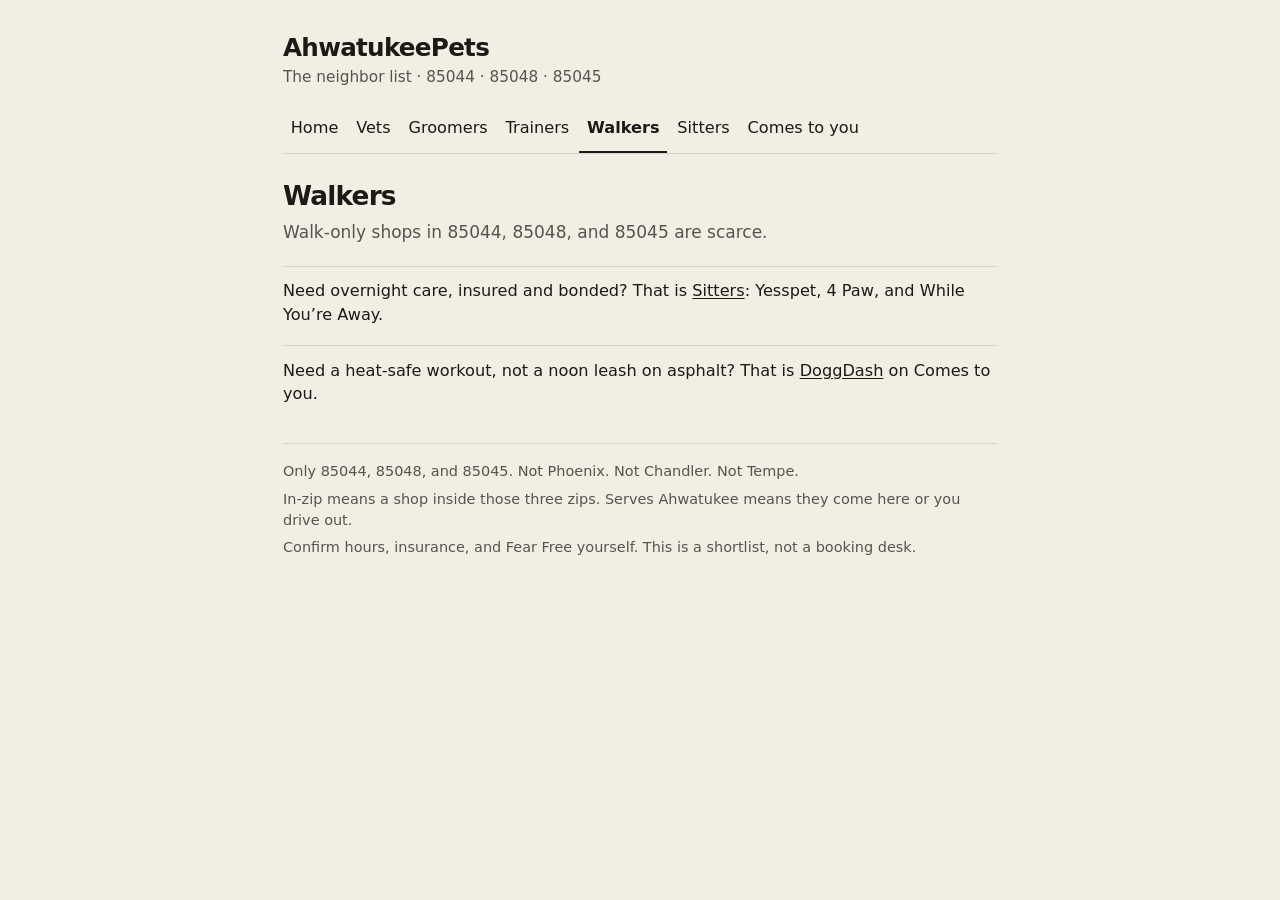
<file: walkers.html>
<!DOCTYPE html>
<html lang="en">
<head>
  <meta charset="utf-8">
  <meta name="viewport" content="width=device-width, initial-scale=1">
  <title>Walkers · AhwatukeePets</title>
  <meta name="description" content="Ahwatukee pet services in 85044, 85048, and 85045. The neighbor list, not another Phoenix directory.">
  <link rel="stylesheet" href="style.css">
</head>
<body>
  <div class="wrap">
    <header class="site">
      <a class="brand" href="index.html">
        <strong>AhwatukeePets</strong>
        <span>The neighbor list · 85044 · 85048 · 85045</span>
      </a>
      <nav class="svc" aria-label="Services">
      <a href="index.html">Home</a>
      <a href="vets.html">Vets</a>
      <a href="groomers.html">Groomers</a>
      <a href="trainers.html">Trainers</a>
      <a href="walkers.html" aria-current="page">Walkers</a>
      <a href="sitters.html">Sitters</a>
      <a href="comes-to-you.html">Comes to you</a>
      </nav>
    </header>

    <h1>Walkers</h1>
    <p class="lede">Walk-only shops in 85044, 85048, and 85045 are scarce.</p>
    <p class="note">Need overnight care, insured and bonded? That is <a href="sitters.html">Sitters</a>: Yesspet, 4 Paw, and While You’re Away.</p>
    <p class="note">Need a heat-safe workout, not a noon leash on asphalt? That is <a href="comes-to-you.html">DoggDash</a> on Comes to you.</p>

    <footer class="site">
      <p>Only 85044, 85048, and 85045. Not Phoenix. Not Chandler. Not Tempe.</p>
      <p>In-zip means a shop inside those three zips. Serves Ahwatukee means they come here or you drive out.</p>
      <p>Confirm hours, insurance, and Fear Free yourself. This is a shortlist, not a booking desk.</p>
    </footer>
  </div>
</body>
</html>
</file>
<file: style.css>
/* AhwatukeePets — neighbor list. System fonts. No framework. */
:root {
  --ink: #1c1917;
  --paper: #f3eee4;
  --card: #fffcf7;
  --muted: #57534e;
  --line: #d6d3d1;
  --tag: #e7e5e4;
  --serve-tag: #e7e0d4;
  --featured: #9a3412;
  --strip: #1c1917;
  --strip-text: #f5f5f4;
  --warn: #b45309;
  --focus: #1d4ed8;
}
*, *::before, *::after { box-sizing: border-box; }
html { font-size: 17px; }
body {
  margin: 0;
  color: var(--ink);
  background: var(--paper);
  font-family: "Segoe UI", system-ui, -apple-system, sans-serif;
  line-height: 1.45;
}
a { color: var(--ink); text-decoration: underline; text-underline-offset: 0.12em; }
a:focus-visible { outline: 2px solid var(--focus); outline-offset: 2px; }

.wrap {
  width: min(42rem, calc(100% - 1.5rem));
  margin: 0 auto;
  padding: 0.85rem 0 3rem;
}

header.site {
  padding: 1.15rem 0 0;
  border-bottom: 1px solid var(--line);
  margin-bottom: 1.6rem;
}
.brand { text-decoration: none; display: block; }
.brand strong {
  display: block;
  font-size: 1.45rem;
  letter-spacing: -0.03em;
  font-weight: 800;
  line-height: 1.15;
}
.brand span {
  display: block;
  color: var(--muted);
  font-size: 0.9rem;
  font-weight: 400;
  margin-top: 0.2rem;
}

nav.svc {
  display: flex;
  flex-wrap: wrap;
  gap: 0.15rem 0.15rem;
  margin-top: 0.95rem;
  font-size: 0.95rem;
}
nav.svc a {
  text-decoration: none;
  border-bottom: 2px solid transparent;
  padding: 0.7rem 0.45rem;
  min-height: 44px;
  display: inline-flex;
  align-items: center;
  font-weight: 400;
}
nav.svc a:hover {
  border-bottom-color: var(--ink);
  color: var(--ink);
}
nav.svc a[aria-current="page"] {
  font-weight: 700;
  border-bottom-color: var(--ink);
}

h1 {
  font-size: 1.55rem;
  font-weight: 800;
  letter-spacing: -0.03em;
  margin: 0 0 0.4rem;
  line-height: 1.2;
}
.lede { color: var(--muted); margin: 0 0 1.25rem; }

.note {
  background: transparent;
  border: 0;
  border-top: 1px solid var(--line);
  padding: 0.75rem 0 0;
  margin: 0 0 1.1rem;
  font-size: 0.95rem;
  color: var(--ink);
}

.strip {
  background: var(--strip);
  color: var(--strip-text);
  padding: 1.1rem 1.1rem 1.15rem;
  margin: 0 0 2rem;
  border-radius: 0;
}
.strip h2 {
  margin: 0 0 0.4rem;
  font-size: 1.08rem;
  font-weight: 700;
  letter-spacing: -0.01em;
  color: var(--strip-text);
}
.strip p { margin: 0 0 0.7rem; color: #d6d3d1; font-size: 0.92rem; }
.strip a {
  color: var(--strip-text);
  text-decoration: underline;
  text-underline-offset: 0.12em;
}
.strip ul { margin: 0; padding-left: 1.1rem; }
.strip li { margin: 0.4rem 0; }

.kicker {
  font-size: 0.75rem;
  letter-spacing: 0.1em;
  text-transform: uppercase;
  color: var(--muted);
  font-weight: 700;
  margin: 1.4rem 0 0.5rem;
}

.cards { display: grid; gap: 0.85rem; }
.card {
  background: var(--card);
  border: 1px solid var(--line);
  padding: 1rem 1.05rem;
}
.card.featured-card {
  border-left: 5px solid var(--featured);
  padding: 1.2rem 1.15rem 1.2rem 1.1rem;
}
.card-top { display: flex; flex-wrap: wrap; gap: 0.35rem 0.7rem; align-items: baseline; }
.card h2, .card h3 {
  margin: 0;
  font-size: 1.12rem;
  font-weight: 700;
  letter-spacing: -0.02em;
}
.badge {
  font-size: 0.75rem;
  font-weight: 700;
  letter-spacing: 0.1em;
  text-transform: uppercase;
  color: var(--featured);
}
.card .job {
  font-size: 0.75rem;
  letter-spacing: 0.1em;
  text-transform: uppercase;
  color: var(--muted);
  font-weight: 700;
  margin: 0 0 0.28rem;
}

.tags { display: flex; flex-wrap: wrap; gap: 0.3rem; margin: 0.45rem 0 0.15rem; }
.tag {
  background: var(--tag);
  font-size: 0.75rem;
  padding: 0.18rem 0.45rem;
  border-radius: 2px;
}
.tag.serve { background: var(--serve-tag); }

.blurb { margin: 0.35rem 0 0.55rem; }
.meta { margin: 0; font-size: 0.9rem; color: var(--muted); }
.meta a {
  color: var(--ink);
  text-decoration: underline;
  padding: 0.35rem 0;
  min-height: 44px;
  display: inline-flex;
  align-items: center;
}

/* Chain strip: last cards stack after a kicker (Chains).
   Vets has Independents → Nearby → Chains. Recede only Chains, not Oasis. */
.cards + .kicker + .cards:last-of-type { gap: 0.45rem; }
.cards + .kicker + .cards:last-of-type .card {
  background: var(--paper);
  border: 1px dashed var(--line);
  padding: 0.65rem 0.85rem;
}
.cards + .kicker + .cards:last-of-type .card h2,
.cards + .kicker + .cards:last-of-type .card h3 {
  font-size: 1.02rem;
  font-weight: 650;
}
.cards + .kicker + .cards:last-of-type .card.featured-card {
  border-left: 1px dashed var(--line);
  padding: 0.65rem 0.85rem;
}

.grid-links {
  display: grid;
  grid-template-columns: 1fr 1fr;
  gap: 0.55rem;
  margin: 0 0 0.4rem;
}
.grid-links a {
  background: var(--card);
  border: 1px solid var(--line);
  padding: 0.9rem 0.9rem;
  text-decoration: none;
  font-weight: 700;
  min-height: 44px;
}
.grid-links a span {
  display: block;
  font-weight: 400;
  color: var(--muted);
  font-size: 0.88rem;
  margin-top: 0.25rem;
}
.grid-links a:last-child { grid-column: 1 / -1; }

.trade { margin-top: 1.6rem; }
.trade:first-of-type { margin-top: 0.35rem; }

.warn, .caution { color: var(--warn); }

footer.site {
  margin-top: 2.2rem;
  padding-top: 1rem;
  border-top: 1px solid var(--line);
  color: var(--muted);
  font-size: 0.85rem;
}
footer.site p { margin: 0 0 0.4rem; }

@media (min-width: 640px) {
  .cards.two { grid-template-columns: 1fr 1fr; }
}
</file>
